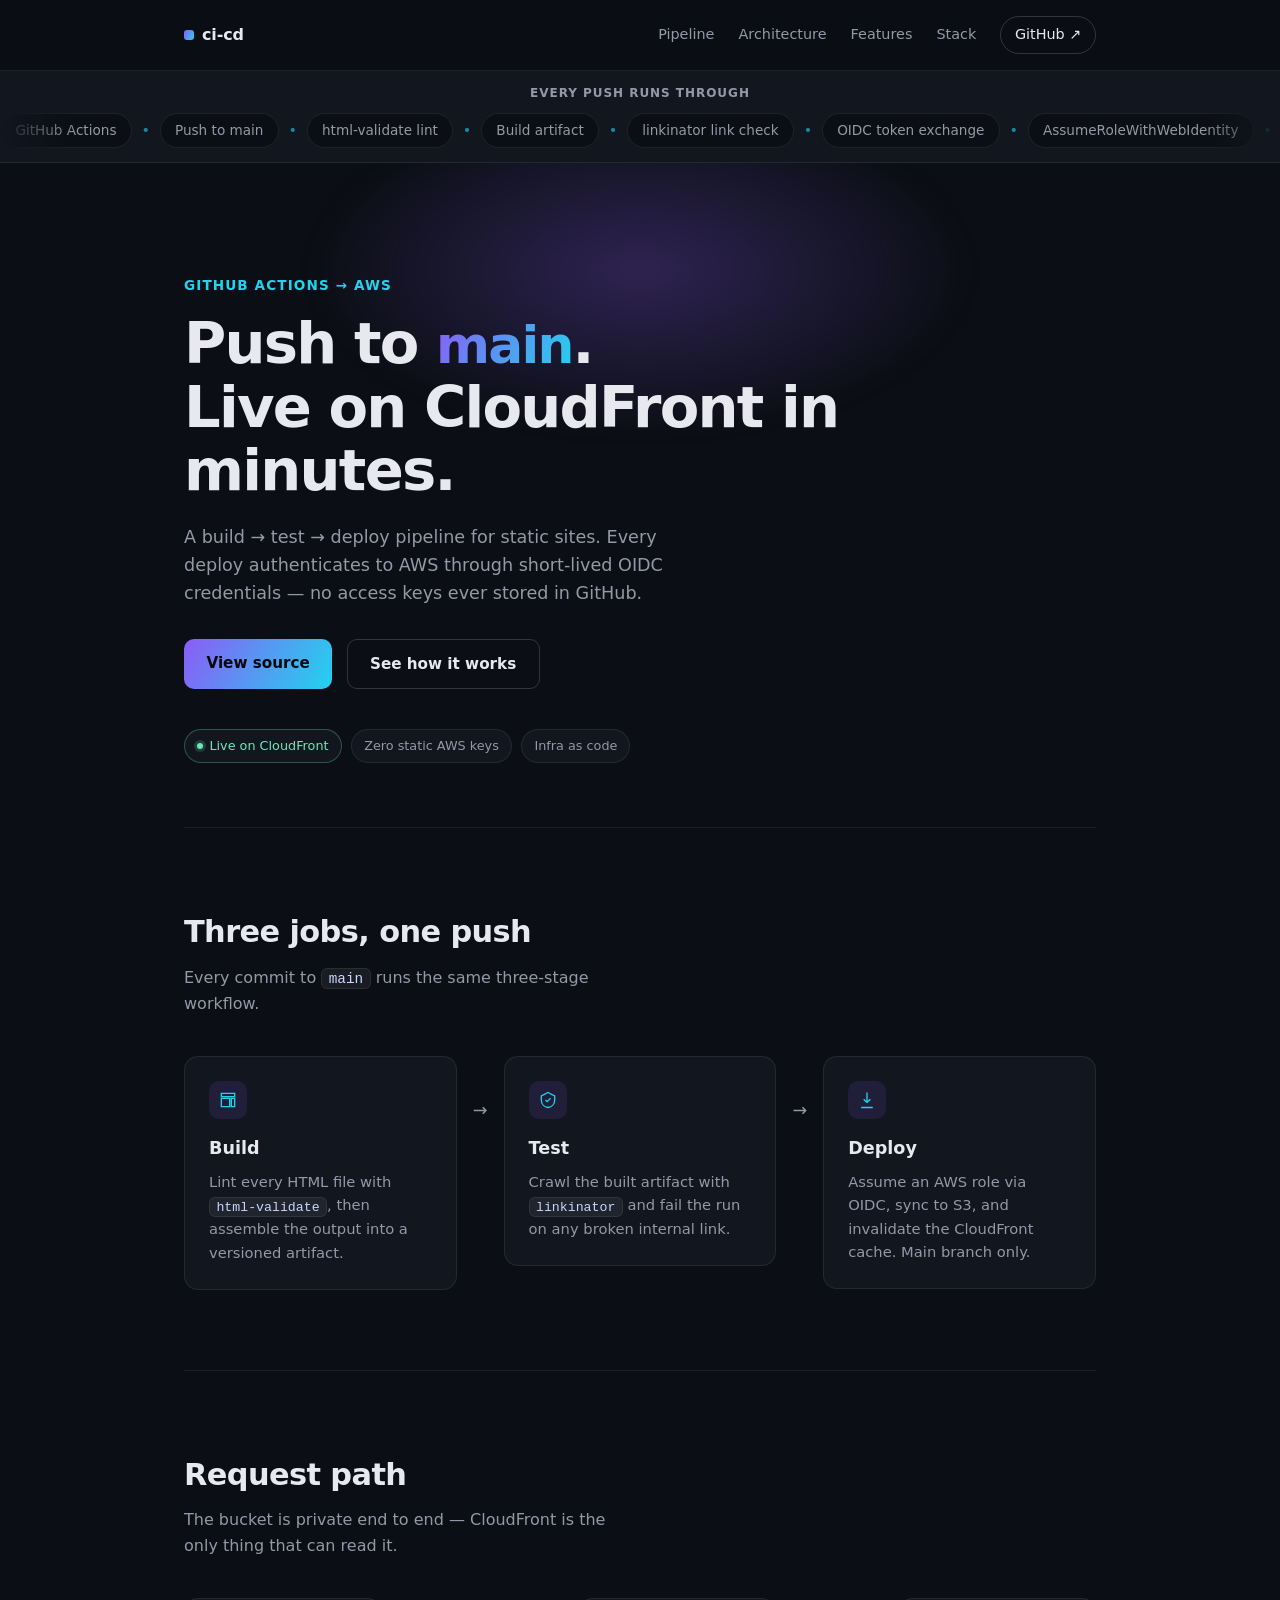
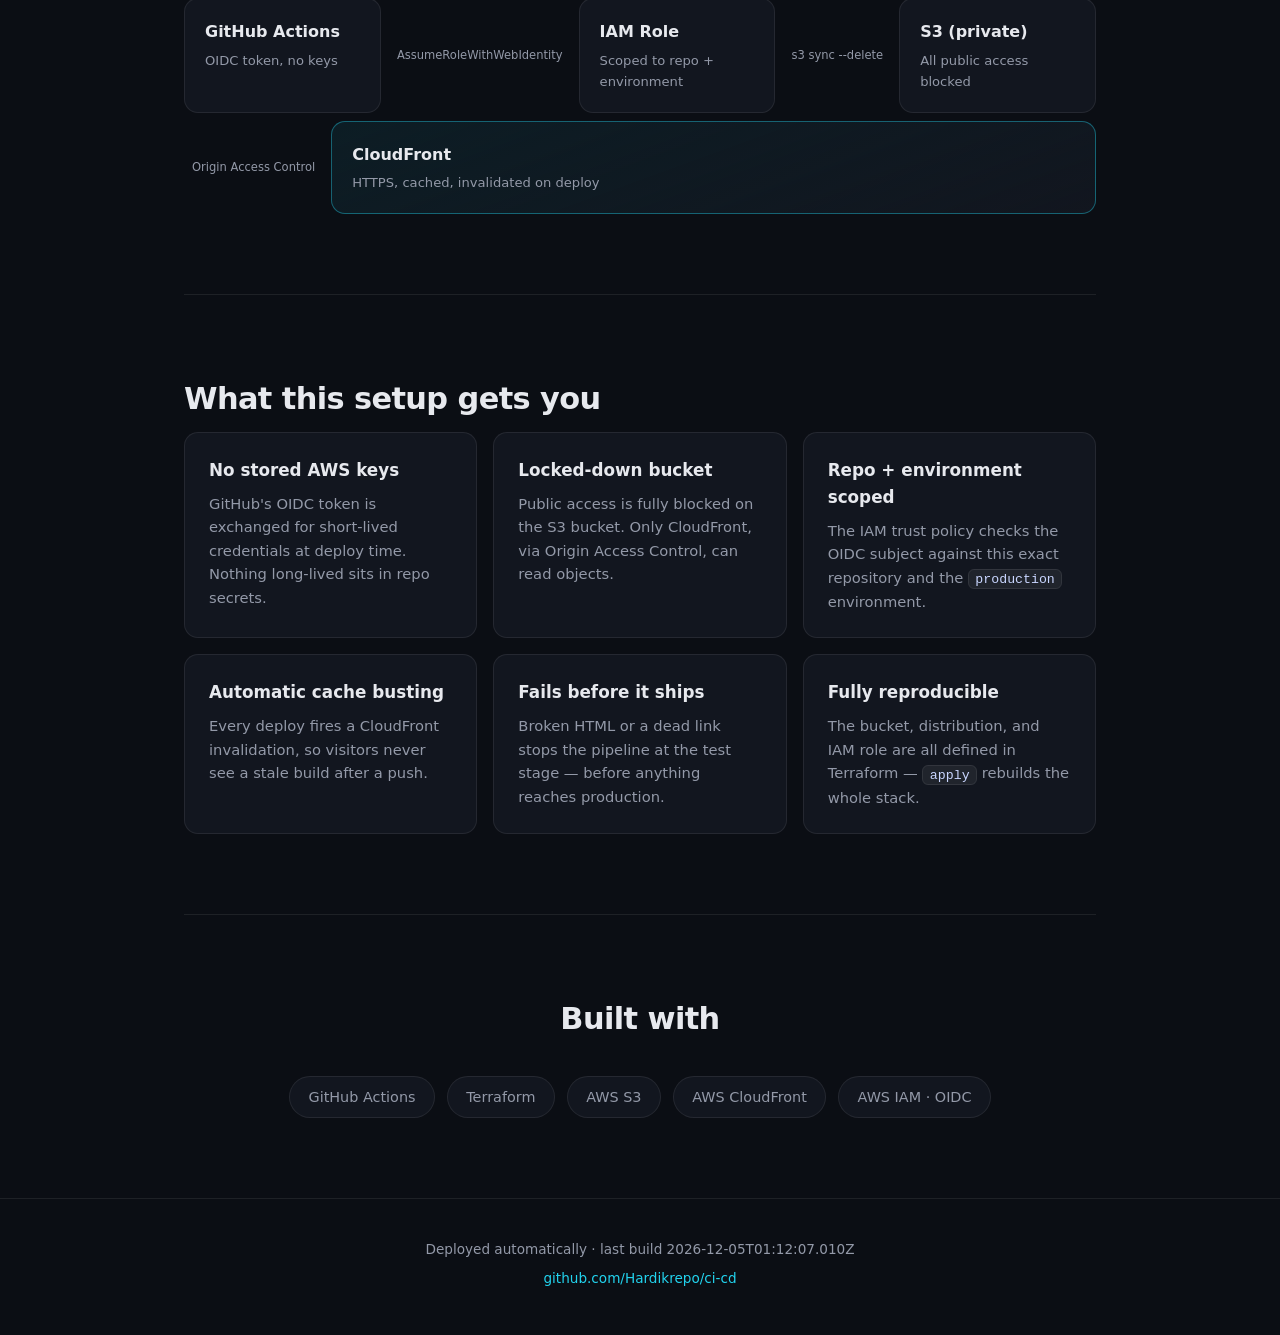
<file: site/index.html>
<!DOCTYPE html>
<html lang="en">
<head>
  <meta charset="UTF-8">
  <meta name="viewport" content="width=device-width, initial-scale=1.0">
  <title>CI/CD → AWS · GitHub Actions to S3 + CloudFront</title>
  <meta name="description" content="A GitHub Actions pipeline that builds, tests, and deploys a static site to a private S3 bucket behind CloudFront, authenticating to AWS via OIDC — no stored keys.">
  <link rel="stylesheet" href="style.css">
</head>
<body>
  <header class="nav">
    <div class="nav-inner">
      <a class="brand" href="#top">
        <span class="brand-mark" aria-hidden="true"></span>
        ci-cd
      </a>
      <nav class="nav-links">
        <a href="#pipeline">Pipeline</a>
        <a href="#architecture">Architecture</a>
        <a href="#features">Features</a>
        <a href="#stack">Stack</a>
        <a class="nav-cta" href="https://github.com/Hardikrepo/ci-cd">GitHub ↗</a>
      </nav>
    </div>
  </header>

  <div class="marquee-section">
    <p class="marquee-label">Every push runs through</p>
    <div class="marquee">
      <div class="marquee-track">
        <div class="marquee-group">
          <span class="marquee-item">GitHub Actions</span>
          <span class="marquee-sep" aria-hidden="true">&bull;</span>
          <span class="marquee-item">Push to main</span>
          <span class="marquee-sep" aria-hidden="true">&bull;</span>
          <span class="marquee-item">html-validate lint</span>
          <span class="marquee-sep" aria-hidden="true">&bull;</span>
          <span class="marquee-item">Build artifact</span>
          <span class="marquee-sep" aria-hidden="true">&bull;</span>
          <span class="marquee-item">linkinator link check</span>
          <span class="marquee-sep" aria-hidden="true">&bull;</span>
          <span class="marquee-item">OIDC token exchange</span>
          <span class="marquee-sep" aria-hidden="true">&bull;</span>
          <span class="marquee-item">AssumeRoleWithWebIdentity</span>
          <span class="marquee-sep" aria-hidden="true">&bull;</span>
          <span class="marquee-item">IAM deploy role</span>
          <span class="marquee-sep" aria-hidden="true">&bull;</span>
          <span class="marquee-item">S3 sync --delete</span>
          <span class="marquee-sep" aria-hidden="true">&bull;</span>
          <span class="marquee-item">CloudFront invalidation</span>
          <span class="marquee-sep" aria-hidden="true">&bull;</span>
          <span class="marquee-item">Terraform apply</span>
          <span class="marquee-sep" aria-hidden="true">&bull;</span>
        </div>
        <div class="marquee-group" aria-hidden="true">
          <span class="marquee-item">GitHub Actions</span>
          <span class="marquee-sep" aria-hidden="true">&bull;</span>
          <span class="marquee-item">Push to main</span>
          <span class="marquee-sep" aria-hidden="true">&bull;</span>
          <span class="marquee-item">html-validate lint</span>
          <span class="marquee-sep" aria-hidden="true">&bull;</span>
          <span class="marquee-item">Build artifact</span>
          <span class="marquee-sep" aria-hidden="true">&bull;</span>
          <span class="marquee-item">linkinator link check</span>
          <span class="marquee-sep" aria-hidden="true">&bull;</span>
          <span class="marquee-item">OIDC token exchange</span>
          <span class="marquee-sep" aria-hidden="true">&bull;</span>
          <span class="marquee-item">AssumeRoleWithWebIdentity</span>
          <span class="marquee-sep" aria-hidden="true">&bull;</span>
          <span class="marquee-item">IAM deploy role</span>
          <span class="marquee-sep" aria-hidden="true">&bull;</span>
          <span class="marquee-item">S3 sync --delete</span>
          <span class="marquee-sep" aria-hidden="true">&bull;</span>
          <span class="marquee-item">CloudFront invalidation</span>
          <span class="marquee-sep" aria-hidden="true">&bull;</span>
          <span class="marquee-item">Terraform apply</span>
          <span class="marquee-sep" aria-hidden="true">&bull;</span>
        </div>
      </div>
    </div>
  </div>

  <main id="top">
    <section class="hero">
      <div class="hero-glow" aria-hidden="true"></div>
      <p class="eyebrow">GitHub Actions &rarr; AWS</p>
      <h1>Push to <code>main</code>.<br>Live on CloudFront in minutes.</h1>
      <p class="hero-sub">
        A build &rarr; test &rarr; deploy pipeline for static sites. Every
        deploy authenticates to AWS through short-lived OIDC credentials —
        no access keys ever stored in GitHub.
      </p>
      <div class="hero-actions">
        <a class="btn btn-primary" href="https://github.com/Hardikrepo/ci-cd">View source</a>
        <a class="btn btn-ghost" href="#architecture">See how it works</a>
      </div>
      <div class="hero-badges">
        <span class="badge badge-live"><span class="dot"></span> Live on CloudFront</span>
        <span class="badge">Zero static AWS keys</span>
        <span class="badge">Infra as code</span>
      </div>
    </section>

    <section id="pipeline" class="section">
      <h2>Three jobs, one push</h2>
      <p class="section-sub">Every commit to <code>main</code> runs the same three-stage workflow.</p>

      <ol class="pipeline">
        <li class="pipeline-step">
          <div class="pipeline-icon" aria-hidden="true">
            <svg viewBox="0 0 24 24" fill="none" stroke="currentColor" stroke-width="1.6"><path d="M4 4h16v4H4zM4 10h10v10H4zM16 10h4v10h-4z"/></svg>
          </div>
          <h3>Build</h3>
          <p>Lint every HTML file with <code>html-validate</code>, then assemble the output into a versioned artifact.</p>
        </li>
        <li class="pipeline-arrow" aria-hidden="true">&rarr;</li>
        <li class="pipeline-step">
          <div class="pipeline-icon" aria-hidden="true">
            <svg viewBox="0 0 24 24" fill="none" stroke="currentColor" stroke-width="1.6"><path d="M9 12l2 2 4-4M12 3l8 4v5c0 5-3.5 8.5-8 9-4.5-.5-8-4-8-9V7l8-4z"/></svg>
          </div>
          <h3>Test</h3>
          <p>Crawl the built artifact with <code>linkinator</code> and fail the run on any broken internal link.</p>
        </li>
        <li class="pipeline-arrow" aria-hidden="true">&rarr;</li>
        <li class="pipeline-step">
          <div class="pipeline-icon" aria-hidden="true">
            <svg viewBox="0 0 24 24" fill="none" stroke="currentColor" stroke-width="1.6"><path d="M12 3v12m0 0l-4-4m4 4l4-4M5 21h14"/></svg>
          </div>
          <h3>Deploy</h3>
          <p>Assume an AWS role via OIDC, sync to S3, and invalidate the CloudFront cache. Main branch only.</p>
        </li>
      </ol>
    </section>

    <section id="architecture" class="section">
      <h2>Request path</h2>
      <p class="section-sub">The bucket is private end to end — CloudFront is the only thing that can read it.</p>

      <div class="diagram">
        <div class="diagram-node">
          <span class="diagram-label">GitHub Actions</span>
          <span class="diagram-detail">OIDC token, no keys</span>
        </div>
        <div class="diagram-connector" aria-hidden="true">
          <span>AssumeRoleWithWebIdentity</span>
        </div>
        <div class="diagram-node">
          <span class="diagram-label">IAM Role</span>
          <span class="diagram-detail">Scoped to repo + environment</span>
        </div>
        <div class="diagram-connector" aria-hidden="true">
          <span>s3 sync --delete</span>
        </div>
        <div class="diagram-node">
          <span class="diagram-label">S3 (private)</span>
          <span class="diagram-detail">All public access blocked</span>
        </div>
        <div class="diagram-connector" aria-hidden="true">
          <span>Origin Access Control</span>
        </div>
        <div class="diagram-node diagram-node-highlight">
          <span class="diagram-label">CloudFront</span>
          <span class="diagram-detail">HTTPS, cached, invalidated on deploy</span>
        </div>
      </div>
    </section>

    <section id="features" class="section">
      <h2>What this setup gets you</h2>
      <div class="grid">
        <article class="card">
          <h3>No stored AWS keys</h3>
          <p>GitHub's OIDC token is exchanged for short-lived credentials at deploy time. Nothing long-lived sits in repo secrets.</p>
        </article>
        <article class="card">
          <h3>Locked-down bucket</h3>
          <p>Public access is fully blocked on the S3 bucket. Only CloudFront, via Origin Access Control, can read objects.</p>
        </article>
        <article class="card">
          <h3>Repo + environment scoped</h3>
          <p>The IAM trust policy checks the OIDC subject against this exact repository and the <code>production</code> environment.</p>
        </article>
        <article class="card">
          <h3>Automatic cache busting</h3>
          <p>Every deploy fires a CloudFront invalidation, so visitors never see a stale build after a push.</p>
        </article>
        <article class="card">
          <h3>Fails before it ships</h3>
          <p>Broken HTML or a dead link stops the pipeline at the test stage — before anything reaches production.</p>
        </article>
        <article class="card">
          <h3>Fully reproducible</h3>
          <p>The bucket, distribution, and IAM role are all defined in Terraform — <code>apply</code> rebuilds the whole stack.</p>
        </article>
      </div>
    </section>

    <section id="stack" class="section stack-section">
      <h2>Built with</h2>
      <ul class="stack-list">
        <li>GitHub Actions</li>
        <li>Terraform</li>
        <li>AWS S3</li>
        <li>AWS CloudFront</li>
        <li>AWS IAM · OIDC</li>
      </ul>
    </section>
  </main>

  <footer class="footer">
    <p>Deployed automatically &middot; last build <span id="build-info">local</span></p>
    <a href="https://github.com/Hardikrepo/ci-cd">github.com/Hardikrepo/ci-cd</a>
  </footer>

  <script src="script.js"></script>
</body>
</html>
</file>
<file: site/style.css>
:root {
  --bg: #0b0e14;
  --bg-elevated: #12161f;
  --border: rgba(255, 255, 255, 0.08);
  --border-strong: rgba(255, 255, 255, 0.16);
  --text: #e7e9ee;
  --text-muted: #9399a8;
  --accent-a: #8b5cf6;
  --accent-b: #22d3ee;
  --accent-gradient: linear-gradient(120deg, var(--accent-a), var(--accent-b));
  --radius: 14px;
  --max-width: 960px;
}

* {
  box-sizing: border-box;
}

html {
  scroll-behavior: smooth;
}

body {
  margin: 0;
  background: var(--bg);
  color: var(--text);
  font-family: -apple-system, BlinkMacSystemFont, "Segoe UI", system-ui, sans-serif;
  line-height: 1.6;
  -webkit-font-smoothing: antialiased;
}

code {
  font-family: ui-monospace, SFMono-Regular, "Cascadia Code", Consolas, monospace;
  background: rgba(255, 255, 255, 0.06);
  border: 1px solid var(--border);
  padding: 0.1rem 0.4rem;
  border-radius: 6px;
  font-size: 0.9em;
  color: #c9d6ff;
}

a {
  color: inherit;
}

/* --- Nav --- */

.nav {
  position: sticky;
  top: 0;
  z-index: 10;
  backdrop-filter: blur(12px);
  background: rgba(11, 14, 20, 0.75);
  border-bottom: 1px solid var(--border);
}

.nav-inner {
  max-width: var(--max-width);
  margin: 0 auto;
  padding: 1rem 1.5rem;
  display: flex;
  align-items: center;
  justify-content: space-between;
}

.brand {
  display: flex;
  align-items: center;
  gap: 0.5rem;
  font-weight: 700;
  text-decoration: none;
  color: var(--text);
  letter-spacing: -0.01em;
}

.brand-mark {
  width: 10px;
  height: 10px;
  border-radius: 3px;
  background: var(--accent-gradient);
}

.nav-links {
  display: flex;
  align-items: center;
  gap: 1.5rem;
  font-size: 0.9rem;
}

.nav-links a {
  text-decoration: none;
  color: var(--text-muted);
  transition: color 0.15s ease;
}

.nav-links a:hover {
  color: var(--text);
}

.nav-cta {
  border: 1px solid var(--border-strong);
  padding: 0.4rem 0.85rem;
  border-radius: 999px;
  color: var(--text) !important;
}

/* --- Marquee --- */

.marquee-section {
  background: var(--bg-elevated);
  border-bottom: 1px solid var(--border);
  padding: 0.85rem 0;
}

.marquee-label {
  max-width: var(--max-width);
  margin: 0 auto 0.6rem;
  padding: 0 1.5rem;
  text-align: center;
  color: var(--text-muted);
  font-size: 0.75rem;
  font-weight: 600;
  letter-spacing: 0.08em;
  text-transform: uppercase;
}

.marquee {
  overflow: hidden;
  -webkit-mask-image: linear-gradient(90deg, transparent, black 6%, black 94%, transparent);
  mask-image: linear-gradient(90deg, transparent, black 6%, black 94%, transparent);
}

.marquee-track {
  display: flex;
  width: max-content;
  animation: marquee-scroll 32s linear infinite;
}

.marquee:hover .marquee-track {
  animation-play-state: paused;
}

.marquee-group {
  display: flex;
  align-items: center;
  flex-shrink: 0;
}

.marquee-item {
  display: inline-block;
  white-space: nowrap;
  font-size: 0.85rem;
  color: var(--text-muted);
  padding: 0.35rem 0.9rem;
  border: 1px solid var(--border);
  border-radius: 999px;
  background: var(--bg);
}

.marquee-sep {
  color: var(--accent-b);
  opacity: 0.6;
  padding: 0 0.6rem;
  font-size: 0.9rem;
}

@keyframes marquee-scroll {
  to {
    transform: translateX(-50%);
  }
}

@media (prefers-reduced-motion: reduce) {
  .marquee-track {
    animation: none;
  }
}

/* --- Layout --- */

main {
  max-width: var(--max-width);
  margin: 0 auto;
  padding: 0 1.5rem;
}

.section {
  padding: 5rem 0;
  border-top: 1px solid var(--border);
}

.section h2 {
  font-size: 1.9rem;
  margin: 0 0 0.5rem;
  letter-spacing: -0.02em;
}

.section-sub {
  color: var(--text-muted);
  margin: 0 0 2.5rem;
  max-width: 42ch;
}

/* --- Hero --- */

.hero {
  position: relative;
  padding: 7rem 0 4rem;
  overflow: hidden;
}

.hero-glow {
  position: absolute;
  top: -20%;
  left: 50%;
  transform: translateX(-50%);
  width: 60rem;
  height: 30rem;
  background: radial-gradient(closest-side, rgba(139, 92, 246, 0.28), transparent 70%);
  filter: blur(10px);
  pointer-events: none;
  z-index: -1;
}

.eyebrow {
  color: var(--accent-b);
  font-weight: 600;
  font-size: 0.85rem;
  letter-spacing: 0.08em;
  text-transform: uppercase;
  margin: 0 0 1rem;
}

.hero h1 {
  font-size: clamp(2.2rem, 5vw, 3.6rem);
  line-height: 1.1;
  letter-spacing: -0.03em;
  margin: 0 0 1.25rem;
  max-width: 18ch;
}

.hero h1 code {
  font-family: inherit;
  background: none;
  border: none;
  padding: 0;
  color: transparent;
  background-image: var(--accent-gradient);
  background-clip: text;
  -webkit-background-clip: text;
}

.hero-sub {
  color: var(--text-muted);
  font-size: 1.1rem;
  max-width: 46ch;
  margin: 0 0 2rem;
}

.hero-actions {
  display: flex;
  gap: 0.9rem;
  flex-wrap: wrap;
  margin-bottom: 2.5rem;
}

.btn {
  display: inline-block;
  padding: 0.75rem 1.4rem;
  border-radius: 10px;
  font-weight: 600;
  text-decoration: none;
  font-size: 0.95rem;
  transition: transform 0.15s ease, opacity 0.15s ease;
}

.btn:hover {
  transform: translateY(-1px);
}

.btn-primary {
  background: var(--accent-gradient);
  color: #08090c;
}

.btn-ghost {
  border: 1px solid var(--border-strong);
  color: var(--text);
}

.hero-badges {
  display: flex;
  gap: 0.6rem;
  flex-wrap: wrap;
}

.badge {
  display: inline-flex;
  align-items: center;
  gap: 0.4rem;
  font-size: 0.8rem;
  color: var(--text-muted);
  border: 1px solid var(--border);
  padding: 0.35rem 0.75rem;
  border-radius: 999px;
  background: var(--bg-elevated);
}

.badge-live {
  color: #6ee7b7;
  border-color: rgba(110, 231, 183, 0.3);
}

.dot {
  width: 6px;
  height: 6px;
  border-radius: 50%;
  background: #6ee7b7;
  box-shadow: 0 0 0 3px rgba(110, 231, 183, 0.18);
}

/* --- Pipeline --- */

.pipeline {
  list-style: none;
  margin: 0;
  padding: 0;
  display: grid;
  grid-template-columns: 1fr auto 1fr auto 1fr;
  gap: 1rem;
  align-items: start;
}

.pipeline-step {
  background: var(--bg-elevated);
  border: 1px solid var(--border);
  border-radius: var(--radius);
  padding: 1.5rem;
}

.pipeline-step h3 {
  margin: 0.9rem 0 0.5rem;
  font-size: 1.1rem;
}

.pipeline-step p {
  margin: 0;
  color: var(--text-muted);
  font-size: 0.92rem;
}

.pipeline-icon {
  width: 38px;
  height: 38px;
  border-radius: 10px;
  display: flex;
  align-items: center;
  justify-content: center;
  background: rgba(139, 92, 246, 0.12);
  color: var(--accent-b);
}

.pipeline-icon svg {
  width: 20px;
  height: 20px;
}

.pipeline-arrow {
  display: flex;
  align-items: center;
  justify-content: center;
  color: var(--text-muted);
  padding-top: 2.5rem;
  font-size: 1.1rem;
}

/* --- Architecture diagram --- */

.diagram {
  display: flex;
  align-items: stretch;
  flex-wrap: wrap;
  gap: 0.5rem;
}

.diagram-node {
  flex: 1 1 160px;
  background: var(--bg-elevated);
  border: 1px solid var(--border);
  border-radius: var(--radius);
  padding: 1.25rem;
  display: flex;
  flex-direction: column;
  gap: 0.3rem;
  min-width: 160px;
}

.diagram-node-highlight {
  border-color: rgba(34, 211, 238, 0.4);
  background: linear-gradient(160deg, rgba(34, 211, 238, 0.08), var(--bg-elevated));
}

.diagram-label {
  font-weight: 700;
  font-size: 1rem;
}

.diagram-detail {
  color: var(--text-muted);
  font-size: 0.82rem;
}

.diagram-connector {
  flex: 0 0 auto;
  display: flex;
  align-items: center;
  justify-content: center;
  min-width: 90px;
  text-align: center;
  color: var(--text-muted);
  font-size: 0.72rem;
  position: relative;
}

.diagram-connector::before {
  content: "";
  position: absolute;
  top: 50%;
  left: 0;
  right: 0;
  height: 1px;
  background: var(--border-strong);
  z-index: -1;
}

.diagram-connector span {
  background: var(--bg);
  padding: 0.2rem 0.5rem;
}

/* --- Feature grid --- */

.grid {
  display: grid;
  grid-template-columns: repeat(3, 1fr);
  gap: 1rem;
}

.card {
  background: var(--bg-elevated);
  border: 1px solid var(--border);
  border-radius: var(--radius);
  padding: 1.5rem;
  transition: border-color 0.15s ease, transform 0.15s ease;
}

.card:hover {
  border-color: var(--border-strong);
  transform: translateY(-2px);
}

.card h3 {
  margin: 0 0 0.5rem;
  font-size: 1.05rem;
}

.card p {
  margin: 0;
  color: var(--text-muted);
  font-size: 0.92rem;
}

/* --- Stack --- */

.stack-section {
  text-align: center;
}

.stack-section h2 {
  margin-bottom: 2rem;
}

.stack-list {
  list-style: none;
  margin: 0;
  padding: 0;
  display: flex;
  flex-wrap: wrap;
  justify-content: center;
  gap: 0.75rem;
}

.stack-list li {
  border: 1px solid var(--border);
  border-radius: 999px;
  padding: 0.55rem 1.15rem;
  color: var(--text-muted);
  font-size: 0.9rem;
  background: var(--bg-elevated);
}

/* --- 404 --- */

.not-found {
  min-height: 100vh;
  display: flex;
  flex-direction: column;
  align-items: center;
  justify-content: center;
  text-align: center;
  padding: 1.5rem;
}

.not-found h1 {
  font-size: clamp(1.6rem, 4vw, 2.4rem);
  max-width: 22ch;
  margin: 0 0 0.75rem;
}

/* --- Footer --- */

.footer {
  border-top: 1px solid var(--border);
  padding: 2.5rem 1.5rem 3rem;
  text-align: center;
  color: var(--text-muted);
  font-size: 0.85rem;
}

.footer p {
  margin: 0 0 0.4rem;
}

.footer a {
  text-decoration: none;
  color: var(--accent-b);
}

/* --- Responsive --- */

@media (max-width: 720px) {
  .pipeline {
    grid-template-columns: 1fr;
  }

  .pipeline-arrow {
    padding-top: 0;
    transform: rotate(90deg);
  }

  .grid {
    grid-template-columns: 1fr;
  }

  .diagram {
    flex-direction: column;
  }

  .diagram-connector {
    min-height: 40px;
  }

  .diagram-connector::before {
    top: 0;
    bottom: 0;
    left: 50%;
    right: auto;
    width: 1px;
    height: auto;
  }
}
</file>
